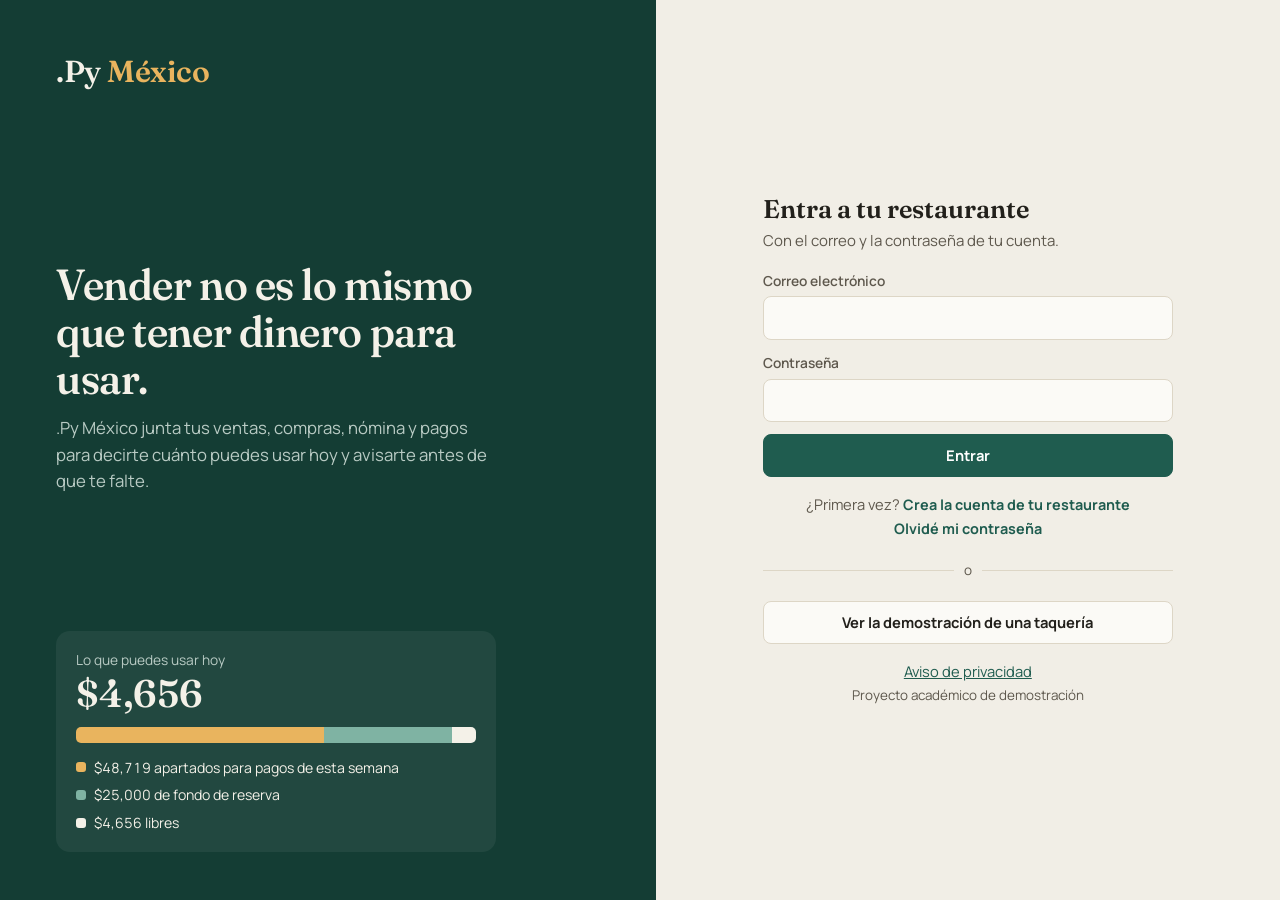
<file: index.html>
<!doctype html>
<html lang="es">
<head>
<meta charset="utf-8">
<meta name="viewport" content="width=device-width, initial-scale=1, viewport-fit=cover">
<title>.Py México</title>
<meta name="description" content="Administración y claridad financiera para restaurantes pequeños: cuánto puedes usar hoy, qué pagos vienen y cuándo podría faltarte efectivo.">
<meta name="theme-color" content="#143D34">
<link rel="manifest" href="manifest.webmanifest">
<link rel="icon" href="icons/favicon.svg" type="image/svg+xml">
<link rel="icon" href="icons/icon-192.png" type="image/png" sizes="192x192">
<link rel="apple-touch-icon" href="icons/apple-touch-icon.png">
<meta name="apple-mobile-web-app-capable" content="yes">
<meta name="mobile-web-app-capable" content="yes">
<meta name="apple-mobile-web-app-status-bar-style" content="black-translucent">
<meta name="apple-mobile-web-app-title" content=".Py México">
<link rel="preload" href="fonts/manrope.woff2" as="font" type="font/woff2" crossorigin>
<link rel="preload" href="fonts/fraunces.woff2" as="font" type="font/woff2" crossorigin>
<link rel="stylesheet" href="styles.css?v=3">
</head>
<body>
<div id="app"><p style="padding:40px;font-family:system-ui">Cargando .Py México…</p></div>
<noscript><p style="padding:40px;font-family:system-ui">Para usar .Py México necesitas activar JavaScript en tu navegador.</p></noscript>
<script src="config.js?v=3"></script>
<script src="app.js?v=3"></script>
</body>
</html>
</file>
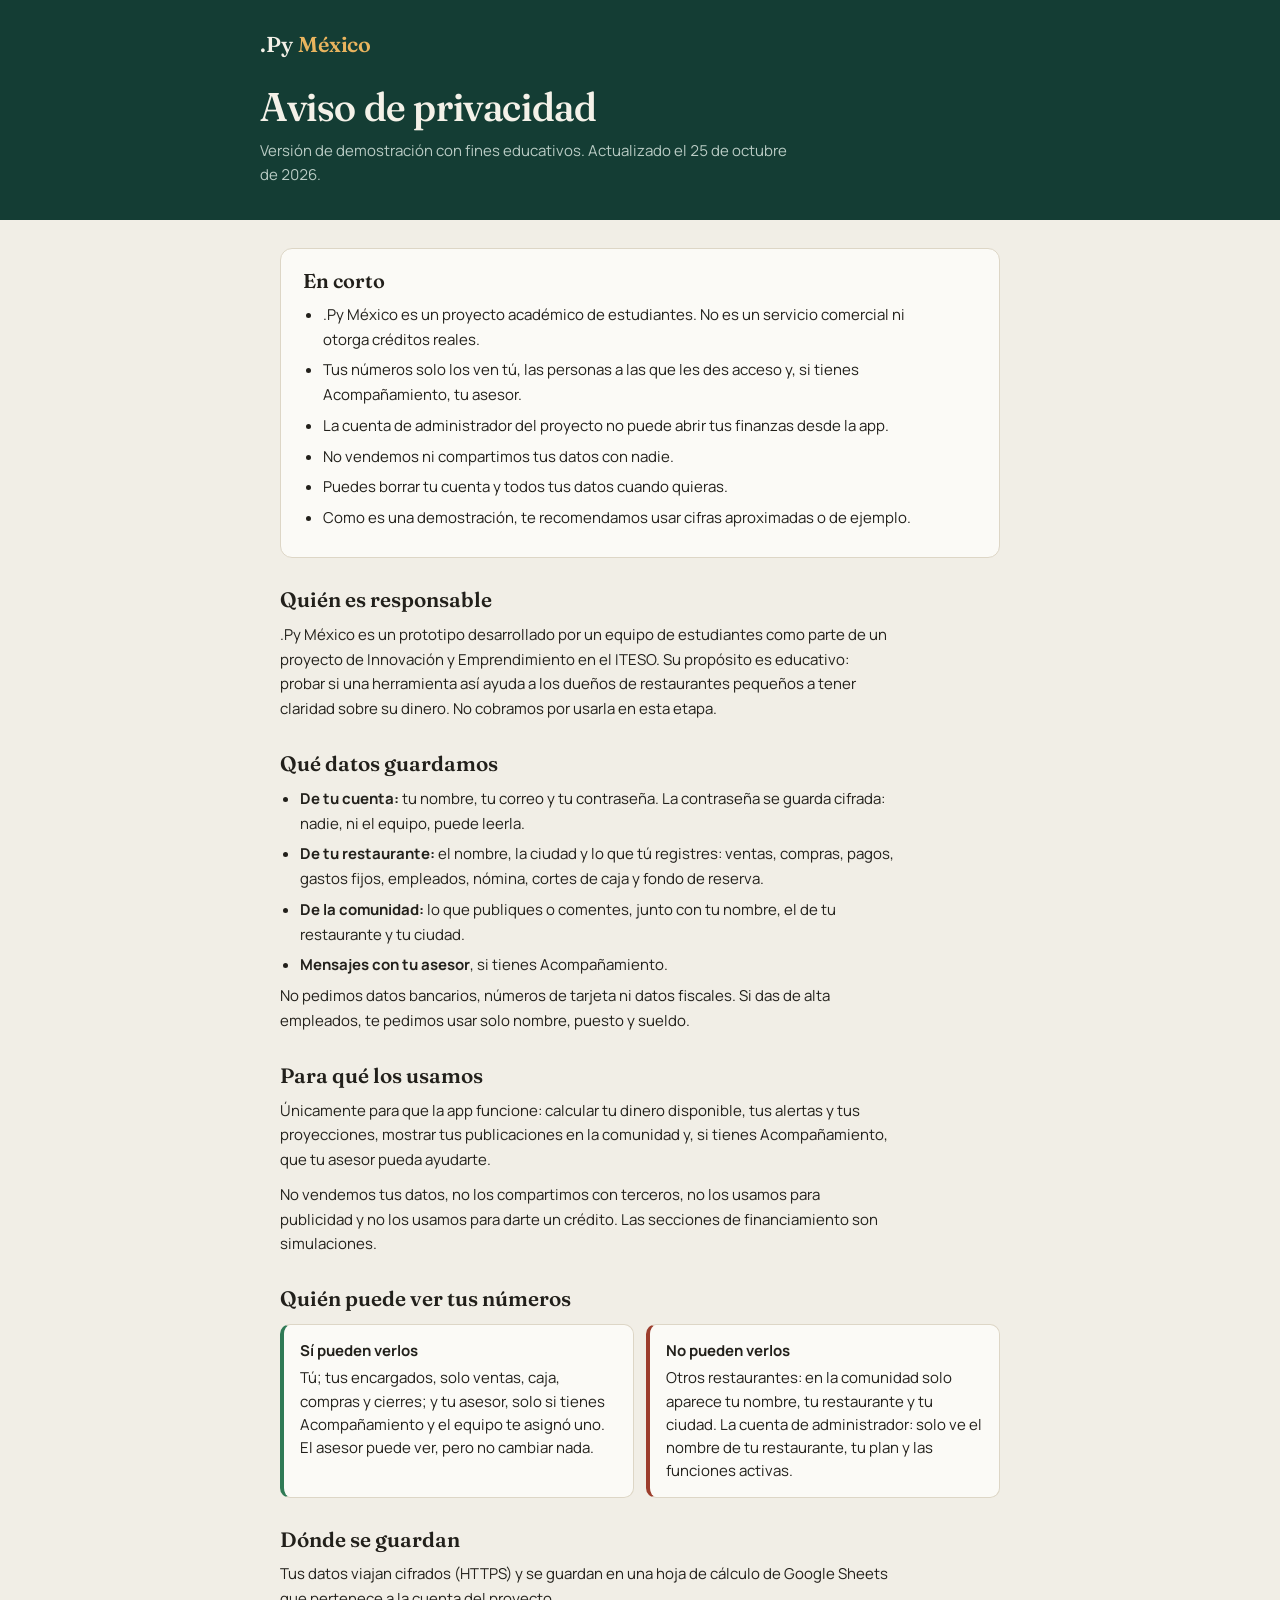
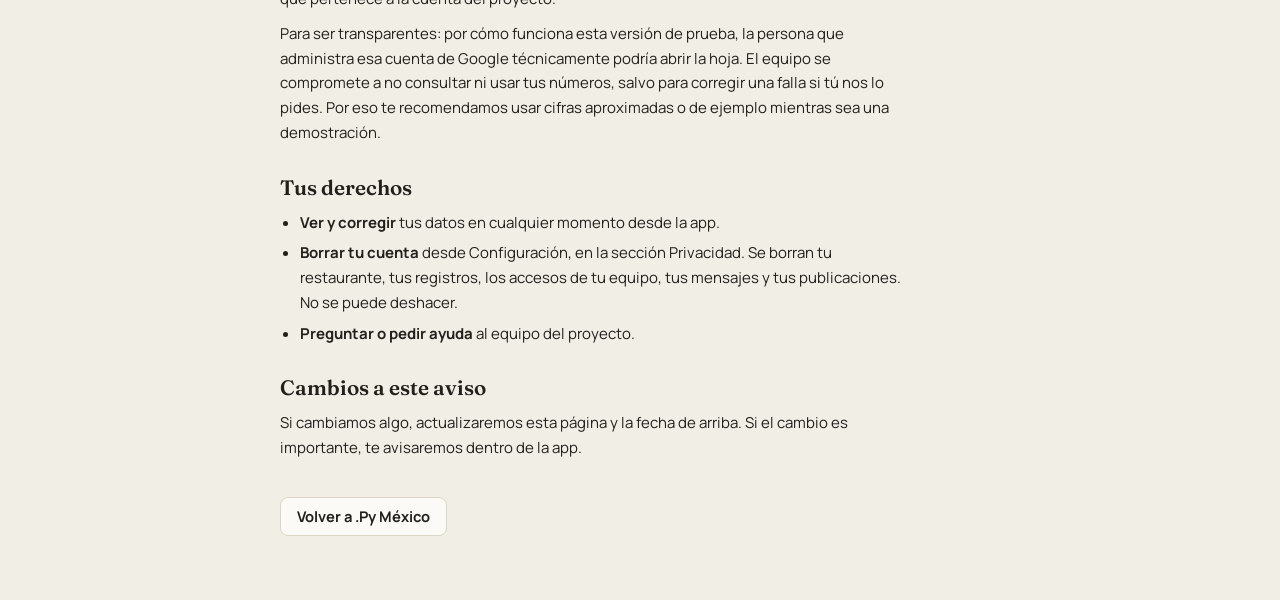
<file: privacidad.html>
<!doctype html>
<html lang="es">
<head>
<meta charset="utf-8">
<meta name="viewport" content="width=device-width, initial-scale=1, viewport-fit=cover">
<title>Aviso de privacidad · .Py México</title>
<meta name="theme-color" content="#143D34">
<link rel="icon" href="icons/favicon.svg" type="image/svg+xml">
<link rel="stylesheet" href="styles.css?v=3">
<style>
  .doc-top{background:var(--noche);color:var(--on-dark);padding:28px 20px 34px}
  .doc-top .in{max-width:760px;margin:0 auto}
  .doc-top .brand{padding:0;font-size:1.35rem}
  .doc-top h1{color:var(--on-dark);font-size:clamp(1.8rem,4vw,2.5rem);margin-top:22px}
  .doc-top p{color:var(--on-dark-soft);margin-top:8px;max-width:60ch}
  .doc{max-width:760px;margin:0 auto;padding:28px 20px 64px}
  .doc .resumen{background:var(--paper);border:1px solid var(--line);border-radius:12px;padding:20px 22px;margin-bottom:30px}
  .doc .resumen h2{font-family:var(--serif);font-size:1.25rem;font-weight:600;margin-bottom:10px}
  .doc .resumen ul{margin:0;padding-left:20px}
  .doc .resumen li{margin:6px 0}
  .doc section{margin-top:30px}
  .doc h2{font-family:var(--serif);font-size:1.3rem;font-weight:600;margin-bottom:10px}
  .doc p,.doc li{max-width:68ch;line-height:1.65}
  .doc p+p{margin-top:10px}
  .doc ul{padding-left:20px;margin:8px 0 0}
  .doc li{margin:6px 0}
  .quien{display:grid;grid-template-columns:1fr 1fr;gap:12px;margin-top:12px}
  .quien div{background:var(--paper);border:1px solid var(--line);border-radius:10px;padding:14px 16px}
  .quien b{display:block;margin-bottom:4px}
  .quien .no{border-left:4px solid var(--arcilla)}
  .quien .si{border-left:4px solid var(--ok)}
  .doc .volver{display:inline-flex;margin-top:36px}
  @media (max-width:640px){.quien{grid-template-columns:1fr}}
</style>
</head>
<body>
<header class="doc-top"><div class="in">
  <div class="brand">.Py <b>México</b></div>
  <h1>Aviso de privacidad</h1>
  <p>Versión de demostración con fines educativos. Actualizado el 25 de octubre de 2026.</p>
</div></header>

<main class="doc">
  <div class="resumen">
    <h2>En corto</h2>
    <ul>
      <li>.Py México es un proyecto académico de estudiantes. No es un servicio comercial ni otorga créditos reales.</li>
      <li>Tus números solo los ven tú, las personas a las que les des acceso y, si tienes Acompañamiento, tu asesor.</li>
      <li>La cuenta de administrador del proyecto no puede abrir tus finanzas desde la app.</li>
      <li>No vendemos ni compartimos tus datos con nadie.</li>
      <li>Puedes borrar tu cuenta y todos tus datos cuando quieras.</li>
      <li>Como es una demostración, te recomendamos usar cifras aproximadas o de ejemplo.</li>
    </ul>
  </div>

  <section>
    <h2>Quién es responsable</h2>
    <p>.Py México es un prototipo desarrollado por un equipo de estudiantes como parte de un proyecto de Innovación y Emprendimiento en el ITESO. Su propósito es educativo: probar si una herramienta así ayuda a los dueños de restaurantes pequeños a tener claridad sobre su dinero. No cobramos por usarla en esta etapa.</p>
  </section>

  <section>
    <h2>Qué datos guardamos</h2>
    <ul>
      <li><b>De tu cuenta:</b> tu nombre, tu correo y tu contraseña. La contraseña se guarda cifrada: nadie, ni el equipo, puede leerla.</li>
      <li><b>De tu restaurante:</b> el nombre, la ciudad y lo que tú registres: ventas, compras, pagos, gastos fijos, empleados, nómina, cortes de caja y fondo de reserva.</li>
      <li><b>De la comunidad:</b> lo que publiques o comentes, junto con tu nombre, el de tu restaurante y tu ciudad.</li>
      <li><b>Mensajes con tu asesor</b>, si tienes Acompañamiento.</li>
    </ul>
    <p>No pedimos datos bancarios, números de tarjeta ni datos fiscales. Si das de alta empleados, te pedimos usar solo nombre, puesto y sueldo.</p>
  </section>

  <section>
    <h2>Para qué los usamos</h2>
    <p>Únicamente para que la app funcione: calcular tu dinero disponible, tus alertas y tus proyecciones, mostrar tus publicaciones en la comunidad y, si tienes Acompañamiento, que tu asesor pueda ayudarte.</p>
    <p>No vendemos tus datos, no los compartimos con terceros, no los usamos para publicidad y no los usamos para darte un crédito. Las secciones de financiamiento son simulaciones.</p>
  </section>

  <section>
    <h2>Quién puede ver tus números</h2>
    <div class="quien">
      <div class="si"><b>Sí pueden verlos</b>Tú; tus encargados, solo ventas, caja, compras y cierres; y tu asesor, solo si tienes Acompañamiento y el equipo te asignó uno. El asesor puede ver, pero no cambiar nada.</div>
      <div class="no"><b>No pueden verlos</b>Otros restaurantes: en la comunidad solo aparece tu nombre, tu restaurante y tu ciudad. La cuenta de administrador: solo ve el nombre de tu restaurante, tu plan y las funciones activas.</div>
    </div>
  </section>

  <section>
    <h2>Dónde se guardan</h2>
    <p>Tus datos viajan cifrados (HTTPS) y se guardan en una hoja de cálculo de Google Sheets que pertenece a la cuenta del proyecto.</p>
    <p>Para ser transparentes: por cómo funciona esta versión de prueba, la persona que administra esa cuenta de Google técnicamente podría abrir la hoja. El equipo se compromete a no consultar ni usar tus números, salvo para corregir una falla si tú nos lo pides. Por eso te recomendamos usar cifras aproximadas o de ejemplo mientras sea una demostración.</p>
  </section>

  <section>
    <h2>Tus derechos</h2>
    <ul>
      <li><b>Ver y corregir</b> tus datos en cualquier momento desde la app.</li>
      <li><b>Borrar tu cuenta</b> desde Configuración, en la sección Privacidad. Se borran tu restaurante, tus registros, los accesos de tu equipo, tus mensajes y tus publicaciones. No se puede deshacer.</li>
      <li><b>Preguntar o pedir ayuda</b> <span id="contacto">al equipo del proyecto</span>.</li>
    </ul>
  </section>

  <section>
    <h2>Cambios a este aviso</h2>
    <p>Si cambiamos algo, actualizaremos esta página y la fecha de arriba. Si el cambio es importante, te avisaremos dentro de la app.</p>
  </section>

  <a class="btn sec volver" href="./">Volver a .Py México</a>
</main>
<script src="config.js?v=3"></script>
<script>
  (function () {
    var c = window.PY_CONFIG && String(window.PY_CONFIG.contacto || '').trim();
    if (c) { var el = document.getElementById('contacto'); el.innerHTML = 'escribiendo a <a href="mailto:' + c.replace(/"/g, '') + '">' + c.replace(/</g, '&lt;') + '</a>'; }
    try { var t = JSON.parse(localStorage.getItem('pymx_ui_v3') || '{}').tema; if (t === 'claro') document.documentElement.dataset.theme = 'light'; if (t === 'oscuro') document.documentElement.dataset.theme = 'dark'; } catch (e) { }
  })();
</script>
</body>
</html>
</file>
<file: styles.css>
/* .Py México · estilos de la app */
@font-face{font-family:"Fraunces";src:url("fonts/fraunces.woff2") format("woff2");font-weight:100 900;font-display:swap}
@font-face{font-family:"Manrope";src:url("fonts/manrope.woff2") format("woff2");font-weight:200 800;font-display:swap}

:root{
  --bg:#F1EEE6; --paper:#FBFAF6; --paper-2:#F5F2EA; --ink:#22201B; --soft:#5E584D; --line:#DDD6C6; --line-2:#E9E3D6;
  --bosque:#1F5C4F; --bosque-2:#174A3F; --noche:#143D34; --menta:#D9E7E1; --menta-2:#EAF2EE;
  --ocre:#C98A2B; --ocre-soft:#F4E6CC; --ocre-ink:#8A5B12;
  --arcilla:#9C3D2C; --arcilla-soft:#F3DCD5;
  --ok:#2F7A55; --ok-soft:#DDEDE3;
  --on-dark:#F4F1E8; --on-dark-soft:#B9CBC4;
  --off:#D3CCBB;
  --radius:10px;
  --serif:"Fraunces",Georgia,"Times New Roman",serif;
  --sans:"Manrope",system-ui,-apple-system,"Segoe UI",Roboto,Arial,sans-serif;
  color-scheme:light;
}
@media (prefers-color-scheme:dark){
  :root:not([data-theme="light"]){
    --bg:#16140F; --paper:#1F1C16; --paper-2:#26221B; --ink:#EFEADF; --soft:#B3AA98; --line:#3A3428; --line-2:#2E291F;
    --bosque:#5BA18F; --bosque-2:#4C9284; --noche:#0F2B25; --menta:#1E3A33; --menta-2:#1A2F2A;
    --ocre:#E2A94C; --ocre-soft:#3A2F1C; --ocre-ink:#F0C47A;
    --arcilla:#E07B66; --arcilla-soft:#3E2620; --ok:#6CC08F; --ok-soft:#1E3427; --off:#4A4337; color-scheme:dark;
  }
}
:root[data-theme="dark"]{
  --bg:#16140F; --paper:#1F1C16; --paper-2:#26221B; --ink:#EFEADF; --soft:#B3AA98; --line:#3A3428; --line-2:#2E291F;
  --bosque:#5BA18F; --bosque-2:#4C9284; --noche:#0F2B25; --menta:#1E3A33; --menta-2:#1A2F2A;
  --ocre:#E2A94C; --ocre-soft:#3A2F1C; --ocre-ink:#F0C47A;
  --arcilla:#E07B66; --arcilla-soft:#3E2620; --ok:#6CC08F; --ok-soft:#1E3427; --off:#4A4337; color-scheme:dark;
}

*,*::before,*::after{box-sizing:border-box}
html{-webkit-text-size-adjust:100%;height:100%}
body{margin:0;min-height:100%;background:var(--bg);color:var(--ink);font-family:var(--sans);font-size:15px;line-height:1.55;font-variant-numeric:tabular-nums;-webkit-font-smoothing:antialiased}
h1,h2,h3,h4{margin:0;font-weight:650;line-height:1.2}
h1{font-family:var(--serif);font-weight:560;font-size:1.85rem;letter-spacing:-.01em;font-variation-settings:"opsz" 72,"SOFT" 30}
h2{font-size:1.06rem}
h3{font-size:.98rem}
p{margin:0}
a{color:var(--bosque)}
button,input,select,textarea{font:inherit;color:inherit}
:focus-visible{outline:2px solid var(--ocre);outline-offset:2px}
.serif{font-family:var(--serif);font-variation-settings:"opsz" 96,"SOFT" 40}
.muted{color:var(--soft)}
.small{font-size:.875rem}
.hint{font-size:.84rem;color:var(--soft)}
.right{text-align:right}
.mt{margin-top:12px}
.mt2{margin-top:20px}
.stack{display:flex;flex-direction:column;gap:12px}
.row{display:flex;gap:10px;align-items:center;flex-wrap:wrap}
.spacer{flex:1}
.up{color:var(--ok)} .down{color:var(--arcilla)}
.sr{position:absolute;width:1px;height:1px;overflow:hidden;clip:rect(0 0 0 0)}

/* ---------- Estructura ---------- */
.app{display:grid;grid-template-columns:250px minmax(0,1fr);min-height:100vh}
.side{background:var(--noche);color:var(--on-dark);padding:20px 12px 16px;display:flex;flex-direction:column;gap:14px;position:sticky;top:0;height:100vh;overflow-y:auto}
.brand{font-family:var(--serif);font-weight:600;font-size:1.45rem;letter-spacing:-.01em;padding:2px 10px 6px;display:flex;align-items:baseline;gap:6px;color:var(--on-dark)}
.brand b{font-weight:600;color:#E9B45E}
.rest-card{margin:0 4px;padding:10px 12px;border-radius:10px;background:rgba(255,255,255,.06);display:flex;gap:10px;align-items:center}
.rest-card .mono{width:34px;height:34px;border-radius:8px;background:#E9B45E;color:#143D34;font-weight:800;display:flex;align-items:center;justify-content:center;font-size:.9rem;flex:none}
.rest-card b{display:block;font-size:.92rem;line-height:1.25}
.rest-card span{font-size:.78rem;color:var(--on-dark-soft)}
.nav{display:flex;flex-direction:column;gap:12px}
.navgroup{display:flex;flex-direction:column;gap:1px}
.navgroup>span{font-size:.76rem;color:var(--on-dark-soft);padding:0 12px 4px;font-weight:600}
.navbtn{all:unset;box-sizing:border-box;cursor:pointer;display:flex;align-items:center;gap:11px;padding:8px 12px;border-radius:8px;color:var(--on-dark);font-size:.94rem}
.navbtn svg{width:19px;height:19px;flex:none;opacity:.85}
.navbtn:hover{background:rgba(255,255,255,.07)}
.navbtn:focus-visible{outline:2px solid #E9B45E;outline-offset:-2px}
.navbtn[aria-current="page"]{background:#F4F1E8;color:#143D34;font-weight:700}
.navbtn[aria-current="page"] svg{opacity:1}
.navbtn .count{margin-left:auto;font-size:.72rem;background:#E07B66;color:#fff;border-radius:10px;padding:0 7px;font-weight:700;line-height:18px}
.side-foot{margin-top:auto;padding:10px 12px 0;border-top:1px solid rgba(255,255,255,.1);font-size:.82rem;color:var(--on-dark-soft);display:flex;align-items:center;gap:8px}
.sync{display:inline-flex;align-items:center;gap:6px}
.sync i{width:8px;height:8px;border-radius:50%;background:#7FC4A0;display:inline-block}
.sync.saving i{background:#E9B45E}
.sync.off i{background:#E07B66}

main{padding:28px 36px 64px;min-width:0;max-width:1240px;width:100%}
.top{display:flex;justify-content:space-between;align-items:flex-end;gap:16px;flex-wrap:wrap;margin-bottom:22px}
.top .sub{color:var(--soft);margin-top:4px;font-size:.94rem}
.top .actions{display:flex;gap:8px;flex-wrap:wrap}
.content{display:flex;flex-direction:column;gap:22px}
.banner{display:flex;gap:12px;align-items:center;flex-wrap:wrap;padding:10px 14px;border-radius:10px;background:var(--menta-2);border:1px solid var(--menta);font-size:.9rem;margin-bottom:18px}
.banner.warn{background:var(--ocre-soft);border-color:transparent}
.banner .spacer{flex:1}
.banner>svg{width:22px;height:22px;flex:none;color:var(--bosque)}
.banner.warn>svg{color:var(--ocre-ink)}

/* ---------- Bloques ---------- */
.panel{background:var(--paper);border:1px solid var(--line);border-radius:var(--radius);padding:20px 22px}
.panel.flat{background:transparent;border:none;padding:0}
.ph{display:flex;justify-content:space-between;align-items:flex-start;gap:12px;flex-wrap:wrap;margin-bottom:14px}
.ph p{color:var(--soft);font-size:.9rem;margin-top:3px;max-width:62ch}
.grid2{display:grid;grid-template-columns:repeat(2,minmax(0,1fr));gap:22px}
.grid3{display:grid;grid-template-columns:repeat(3,minmax(0,1fr));gap:22px}
.g57{display:grid;grid-template-columns:minmax(0,5fr) minmax(0,7fr);gap:22px}
.g75{display:grid;grid-template-columns:minmax(0,7fr) minmax(0,5fr);gap:22px}
.g48{display:grid;grid-template-columns:minmax(0,4fr) minmax(0,8fr);gap:22px;align-items:start}

/* ---------- Botones ---------- */
.btn{appearance:none;display:inline-flex;align-items:center;justify-content:center;gap:8px;border:1px solid var(--bosque);background:var(--bosque);color:#fff;padding:9px 16px;border-radius:8px;font-weight:700;cursor:pointer;font-size:.92rem;white-space:nowrap;text-decoration:none;line-height:1.3}
.btn svg{width:17px;height:17px}
.btn:hover{background:var(--bosque-2);border-color:var(--bosque-2)}
:root[data-theme="dark"] .btn:not(.sec):not(.danger):not(.ghost){color:#0F1D19}
@media (prefers-color-scheme:dark){:root:not([data-theme="light"]) .btn:not(.sec):not(.danger):not(.ghost){color:#0F1D19}}
.btn.sec{background:var(--paper);color:var(--ink);border-color:var(--line)}
.btn.sec:hover{background:var(--paper-2)}
.btn.sm{padding:5px 11px;font-size:.84rem;font-weight:600}
.btn.danger{background:transparent;color:var(--arcilla);border-color:var(--line)}
.btn.danger:hover{background:var(--arcilla-soft)}
.btn.ghost{background:transparent;border-color:transparent;color:var(--bosque)}
.btn[disabled]{opacity:.55;cursor:default}
.linkbtn{all:unset;cursor:pointer;color:var(--bosque);font-weight:700;font-size:.9rem}
.linkbtn:hover{text-decoration:underline}
.linkbtn:focus-visible{outline:2px solid var(--ocre);outline-offset:2px}
.badge{display:inline-block;min-width:20px;padding:0 6px;border-radius:10px;background:var(--ocre);color:#fff;font-size:.74rem;line-height:19px;text-align:center;font-weight:700}
.badge.bad{background:var(--arcilla)}

/* ---------- Pestañas ---------- */
.tabs{display:flex;gap:6px;margin-bottom:4px;overflow-x:auto;scrollbar-width:none;padding-bottom:2px}
.tab{all:unset;cursor:pointer;padding:7px 14px;color:var(--soft);font-weight:600;border-radius:999px;white-space:nowrap;font-size:.92rem;border:1px solid transparent}
.tab:hover{background:var(--paper-2)}
.tab[aria-selected="true"]{color:var(--ink);background:var(--paper);border-color:var(--line)}
.tab:focus-visible{outline:2px solid var(--ocre)}
.seg{display:inline-flex;border:1px solid var(--line);border-radius:8px;overflow:hidden;background:var(--paper)}
.seg button{all:unset;cursor:pointer;padding:5px 12px;font-size:.84rem;color:var(--soft);font-weight:600}
.seg button+button{border-left:1px solid var(--line)}
.seg button[aria-pressed="true"]{background:var(--menta);color:var(--ink)}

/* ---------- Formularios ---------- */
form.fields{display:grid;grid-template-columns:repeat(auto-fill,minmax(180px,1fr));gap:12px 14px;align-items:end}
form.fields .wide{grid-column:1/-1}
label{display:flex;flex-direction:column;gap:5px;font-size:.86rem;color:var(--soft);font-weight:600}
input,select,textarea{border:1px solid var(--line);background:var(--paper);border-radius:8px;padding:9px 11px;font-size:.96rem;color:var(--ink);width:100%;min-height:40px;font-weight:500}
textarea{min-height:96px;resize:vertical}
input:focus,select:focus,textarea:focus{border-color:var(--bosque);outline:none;box-shadow:0 0 0 3px var(--menta)}
input[type=radio],input[type=checkbox]{width:auto;min-height:0;accent-color:var(--bosque)}
.form-actions{display:flex;gap:8px;align-items:end;flex-wrap:wrap}
.money-in{font-family:var(--serif);font-size:1.5rem;font-weight:600;padding:8px 12px}
.error{color:var(--arcilla);font-size:.88rem;font-weight:600}

/* ---------- Tablas ---------- */
.tablewrap{overflow-x:auto}
table.t{width:100%;border-collapse:collapse;font-size:.92rem}
.t th{text-align:left;font-weight:700;color:var(--soft);font-size:.8rem;padding:8px 10px;border-bottom:1px solid var(--line);white-space:nowrap}
.t td{padding:10px;border-bottom:1px solid var(--line-2);vertical-align:middle}
.t tbody tr:last-child td{border-bottom:none}
.t .num{text-align:right;white-space:nowrap}
.t tfoot td{font-weight:700;border-top:2px solid var(--line);border-bottom:none}
.t input{padding:6px 8px;max-width:120px;min-height:34px}
.acts{display:flex;gap:6px;justify-content:flex-end;flex-wrap:wrap}

/* ---------- Etiquetas ---------- */
.tag{display:inline-block;font-size:.77rem;padding:1px 9px;border-radius:999px;background:var(--paper-2);border:1px solid var(--line);color:var(--soft);white-space:nowrap;font-weight:600}
.tag.ok{background:var(--ok-soft);border-color:transparent;color:var(--ok)}
.tag.warn{background:var(--ocre-soft);border-color:transparent;color:var(--ocre-ink)}
.tag.bad{background:var(--arcilla-soft);border-color:transparent;color:var(--arcilla)}
.tag.acc{background:var(--menta);border-color:transparent;color:var(--bosque)}

/* ---------- Vacíos ---------- */
.empty{padding:28px 12px;text-align:center;color:var(--soft);display:flex;flex-direction:column;align-items:center;gap:6px}
.empty svg{width:76px;height:76px;color:var(--bosque);opacity:.85;margin-bottom:4px}
.empty b{color:var(--ink);font-size:1rem}
.empty p{max-width:44ch}

/* ---------- Inicio: la caja ---------- */
.hello{display:flex;align-items:flex-end;justify-content:space-between;gap:12px;flex-wrap:wrap}
.caja{background:var(--noche);color:var(--on-dark);border-radius:16px;padding:26px 30px 24px;display:grid;grid-template-columns:minmax(0,1fr) 230px;gap:28px}
.caja .k{color:var(--on-dark-soft);font-size:.95rem;font-weight:600}
.caja .big{font-family:var(--serif);font-weight:600;font-size:clamp(2.6rem,5.5vw,4.2rem);line-height:1;letter-spacing:-.02em;margin:6px 0 10px;font-variation-settings:"opsz" 144,"SOFT" 50}
.caja .big.neg{color:#F0A08F}
.caja .why{font-size:.98rem;color:var(--on-dark);max-width:52ch;line-height:1.5}
.caja .why b{color:#fff}
.sobres{margin-top:22px}
.sobres .bar{display:flex;height:44px;border-radius:8px;overflow:hidden;background:rgba(255,255,255,.08)}
.sobres .bar span{display:block;height:100%;min-width:3px}
.sobres .s-pagos{background:#E9B45E}
.sobres .s-fondo{background:#7FB3A3}
.sobres .s-libre{background:#F4F1E8}
.sobres .s-falta{background:repeating-linear-gradient(135deg,#E07B66 0 6px,#C9604C 6px 12px)}
.sobres .legend{display:grid;grid-template-columns:repeat(3,minmax(0,1fr));gap:10px;margin-top:12px}
.sobres .legend div{font-size:.84rem;color:var(--on-dark-soft);line-height:1.35;padding-left:12px;border-left:3px solid}
.sobres .legend b{display:block;color:var(--on-dark);font-size:1.02rem;font-weight:700}
.sobres .total{font-size:.86rem;color:var(--on-dark-soft);margin-bottom:8px}
.semaforo{display:flex;flex-direction:column;gap:14px;border-left:1px solid rgba(255,255,255,.12);padding-left:26px}
.luz{display:flex;gap:14px;align-items:center}
.poste{background:#0B231E;border-radius:22px;padding:8px 7px;display:flex;flex-direction:column;gap:6px;flex:none}
.poste i{width:20px;height:20px;border-radius:50%;background:#28403A;display:block}
.s-verde .poste i.v{background:#7FD3A0;box-shadow:0 0 12px rgba(127,211,160,.55)}
.s-amarillo .poste i.a{background:#F2C066;box-shadow:0 0 12px rgba(242,192,102,.55)}
.s-rojo .poste i.r{background:#F08A74;box-shadow:0 0 12px rgba(240,138,116,.55)}
.luz strong{font-family:var(--serif);font-size:1.45rem;font-weight:600;display:block;line-height:1.1}
.luz span{font-size:.86rem;color:var(--on-dark-soft)}
.semaforo p{font-size:.88rem;color:var(--on-dark);line-height:1.45}
.retiro{background:rgba(255,255,255,.07);border-radius:10px;padding:12px 14px}
.retiro span{font-size:.82rem;color:var(--on-dark-soft);display:block}
.retiro b{font-family:var(--serif);font-size:1.5rem;font-weight:600;display:block;margin:2px 0}
.retiro button{all:unset;cursor:pointer;color:#E9B45E;font-weight:700;font-size:.86rem}
.retiro p{font-size:.8rem;color:var(--on-dark-soft)}
.explica{margin-top:16px;font-size:.88rem}
.explica summary{cursor:pointer;color:#E9B45E;font-weight:700;list-style:none;display:inline-flex;gap:6px;align-items:center}
.explica summary::-webkit-details-marker{display:none}
.explica summary::before{content:"?";width:18px;height:18px;border-radius:50%;border:1.5px solid currentColor;display:inline-flex;align-items:center;justify-content:center;font-size:.72rem}
.explica[open] summary{margin-bottom:8px}
.explica ul{margin:0;padding-left:18px;color:var(--on-dark);max-width:80ch}
.explica li{margin:3px 0}

/* que significa (paneles claros) */
.qs{font-size:.88rem;margin-top:12px}
.qs summary{cursor:pointer;color:var(--bosque);font-weight:700;list-style:none;display:inline-flex;gap:6px;align-items:center}
.qs summary::-webkit-details-marker{display:none}
.qs summary::before{content:"?";width:18px;height:18px;border-radius:50%;border:1.5px solid currentColor;display:inline-flex;align-items:center;justify-content:center;font-size:.72rem}
.qs[open] summary{margin-bottom:6px}
.qs p,.qs li{color:var(--soft)}
.qs ul{margin:0;padding-left:18px}

/* ---------- Alerta ---------- */
.alerta{background:var(--paper);border:1px solid var(--line);border-radius:var(--radius);overflow:hidden}
.alerta .ah{display:flex;gap:16px;padding:18px 22px;align-items:flex-start;border-left:5px solid var(--ocre)}
.alerta.bad .ah{border-left-color:var(--arcilla)}
.alerta .ico{width:40px;height:40px;border-radius:50%;background:var(--ocre-soft);color:var(--ocre-ink);display:flex;align-items:center;justify-content:center;flex:none}
.alerta.bad .ico{background:var(--arcilla-soft);color:var(--arcilla)}
.alerta .ico svg{width:22px;height:22px}
.alerta h3{font-family:var(--serif);font-size:1.25rem;font-weight:600}
.alerta .causas{display:flex;gap:8px;flex-wrap:wrap;margin-top:10px}
.alerta .causas span{font-size:.84rem;background:var(--paper-2);border:1px solid var(--line);border-radius:8px;padding:4px 10px}
.opciones{border-top:1px solid var(--line);background:var(--paper-2);padding:14px 22px 16px}
.opciones h4{font-size:.9rem;margin-bottom:8px}
.opcion{display:grid;grid-template-columns:minmax(0,1fr) auto auto;gap:12px;align-items:center;padding:9px 0;border-top:1px solid var(--line-2);font-size:.93rem}
.opcion:first-of-type{border-top:none}

/* ---------- Lo que viene ---------- */
.viene{list-style:none;margin:0;padding:0;position:relative}
.viene>li{display:grid;grid-template-columns:62px minmax(0,1fr);gap:14px;padding:0 0 14px;position:relative}
.viene>li::before{content:"";position:absolute;left:30px;top:44px;bottom:0;border-left:2px dotted var(--line)}
.viene>li:last-child::before{display:none}
.dia{width:62px;text-align:center;border-radius:10px;border:1px solid var(--line);background:var(--paper-2);padding:5px 0 6px;line-height:1.1;align-self:start}
.dia b{display:block;font-family:var(--serif);font-size:1.35rem;font-weight:600}
.dia span{font-size:.72rem;color:var(--soft);font-weight:700}
.dia.hoy{background:var(--bosque);border-color:var(--bosque);color:#fff}
.dia.hoy span{color:#D9E7E1}
.dia.venc{background:var(--arcilla-soft);border-color:transparent;color:var(--arcilla)}
.dia.venc span{color:var(--arcilla)}
.dia-items{display:flex;flex-direction:column;gap:6px;padding-top:2px}
.pitem{display:grid;grid-template-columns:minmax(0,1fr) auto auto;gap:10px;align-items:center}
.pitem .what{min-width:0}
.pitem .what div{white-space:nowrap;overflow:hidden;text-overflow:ellipsis;font-weight:600;font-size:.93rem}
.pitem .what span{font-size:.79rem;color:var(--soft)}
.pitem .amt{font-weight:700;white-space:nowrap}
.dia-tot{font-size:.8rem;color:var(--soft)}

/* ---------- Gráficas ---------- */
.chart{width:100%;height:auto;display:block;overflow:visible}
.chart text{font-family:var(--sans);font-size:11px;fill:var(--soft)}
.chart .lbl{font-size:12px;fill:var(--ink);font-weight:700}
.chart .lbl-soft{font-size:11px;fill:var(--soft)}
.legend{display:flex;gap:16px;font-size:.82rem;color:var(--soft);margin-top:6px;flex-wrap:wrap}
.legend i{display:inline-block;width:16px;height:0;border-top:2.5px solid;vertical-align:middle;margin-right:6px}
.legend i.sq{width:12px;height:12px;border:none;border-radius:3px}
.lectura{font-size:.95rem;margin-top:10px;padding:10px 14px;background:var(--paper-2);border-radius:8px;border-left:3px solid var(--bosque)}
.lectura.warn{border-left-color:var(--ocre)}
.lectura.bad{border-left-color:var(--arcilla)}

/* ---------- Tarjetas de dato ---------- */
.dato{display:flex;flex-direction:column;gap:2px}
.dato .label{color:var(--soft);font-size:.88rem;font-weight:600;display:flex;gap:8px;align-items:center}
.dato .label svg{width:18px;height:18px;color:var(--bosque)}
.dato .value{font-family:var(--serif);font-size:1.8rem;font-weight:600;line-height:1.15;margin-top:4px}
.dato .note{font-size:.86rem;color:var(--soft)}
.spark{display:flex;align-items:flex-end;gap:3px;height:34px;margin-top:10px}
.spark i{flex:1;background:var(--off);border-radius:2px 2px 0 0;display:block}
.spark i.on{background:var(--bosque)}

.progress{height:12px;background:var(--paper-2);border:1px solid var(--line);border-radius:999px;overflow:hidden}
.progress span{display:block;height:100%;background:var(--bosque);border-radius:999px}

.aviso{border:1px solid var(--line);border-left:4px solid var(--ocre);border-radius:8px;padding:11px 15px;font-size:.9rem;background:var(--paper)}
.aviso.info{border-left-color:var(--bosque)}

/* ---------- Primeros pasos / recorrido ---------- */
.pasos{list-style:none;margin:14px 0 0;padding:0;counter-reset:p}
.pasos li{display:grid;grid-template-columns:30px minmax(0,1fr) auto;gap:12px;align-items:center;padding:9px 0;border-top:1px solid var(--line-2)}
.pasos li:first-child{border-top:none}
.pasos .n{width:28px;height:28px;border-radius:50%;border:1.5px solid var(--line);display:flex;align-items:center;justify-content:center;font-weight:800;font-size:.85rem;color:var(--soft)}
.pasos li.done .n{background:var(--bosque);border-color:var(--bosque);color:#fff}
.pasos li.done .t{color:var(--soft);text-decoration:line-through}
.tour{position:fixed;z-index:70;right:24px;bottom:24px;width:min(380px,calc(100vw - 32px));background:var(--paper);border:1px solid var(--line);border-radius:12px;padding:18px 20px;box-shadow:0 12px 40px rgba(20,30,25,.22)}
.tour .step{font-size:.8rem;color:var(--soft);font-weight:700}
.tour h3{font-family:var(--serif);font-size:1.2rem;margin:4px 0 6px}
.tour p{font-size:.92rem;color:var(--ink)}
.tour .row{margin-top:14px}
.tour-on{outline:3px solid var(--ocre);outline-offset:4px;border-radius:14px}

/* ---------- Ticket (corte y pedidos) ---------- */
.ticket{background:#FFFEFA;color:#2A2620;border:1px solid #E4DCCB;border-bottom:none;padding:18px 18px 22px;font-family:ui-monospace,"SFMono-Regular",Menlo,Consolas,monospace;font-size:.88rem;position:relative;max-width:420px;margin-bottom:14px}
.ticket::after{content:"";position:absolute;left:-1px;right:-1px;bottom:-10px;height:10px;background:linear-gradient(-45deg,transparent 7px,#FFFEFA 0) 0 0/14px 10px repeat-x,linear-gradient(45deg,transparent 7px,#FFFEFA 0) 0 0/14px 10px repeat-x}
.ticket h4{font-family:inherit;font-size:.95rem;text-align:center;margin-bottom:2px}
.ticket .c{text-align:center;color:#6B6455;font-size:.8rem}
.ticket hr{border:none;border-top:1px dashed #BDB29C;margin:10px 0}
.ticket .l{display:flex;justify-content:space-between;gap:12px;padding:2px 0}
.ticket .l.tot{font-weight:800;font-size:1rem}
.ticket .res{margin-top:10px;text-align:center;font-weight:800;padding:6px;border:1.5px dashed currentColor}
.ticket .res.ok{color:#2F7A55}.ticket .res.bad{color:#9C3D2C}.ticket .res.warn{color:#8A5B12}
.comandas{display:grid;grid-template-columns:repeat(auto-fill,minmax(260px,1fr));gap:18px;align-items:start}
.comandas .ticket{max-width:none;margin-bottom:12px}
.comandas .acts{justify-content:flex-start;margin-top:12px;font-family:var(--sans)}

/* ---------- Calendario ---------- */
.calwrap{overflow-x:auto}
.cal{display:grid;grid-template-columns:repeat(7,minmax(92px,1fr));gap:4px;min-width:680px}
.ch{padding:4px 6px;font-size:.8rem;color:var(--soft);font-weight:700}
.cd{all:unset;box-sizing:border-box;min-height:96px;padding:7px 8px;border-radius:8px;background:var(--paper);border:1px solid var(--line-2);display:flex;flex-direction:column;gap:2px;cursor:pointer;font-size:.78rem;overflow:hidden;position:relative}
.cd:hover{border-color:var(--bosque)}
.cd:focus-visible{outline:2px solid var(--ocre)}
.cd.empty-cell{cursor:default;background:transparent;border-color:transparent}
.cd.past{opacity:.6}
.cd.today{border:2px solid var(--bosque)}
.cd .dn{font-weight:800;font-size:.85rem}
.cd .cam{font-weight:800;font-size:.86rem}
.cd .cc{color:var(--soft);white-space:nowrap;overflow:hidden;text-overflow:ellipsis}
.cd .flag{position:absolute;top:6px;right:6px}
.heat-legend{display:flex;gap:4px;align-items:center;font-size:.8rem;color:var(--soft)}
.heat-legend i{width:18px;height:12px;border-radius:3px;display:inline-block;border:1px solid var(--line-2)}

/* ---------- Comunidad ---------- */
.community{display:grid;grid-template-columns:200px minmax(0,1fr);gap:22px;align-items:start}
.cats{display:flex;flex-direction:column;gap:2px;position:sticky;top:16px}
.cats button{all:unset;cursor:pointer;padding:8px 12px;border-radius:8px;font-size:.92rem;display:flex;justify-content:space-between;font-weight:600;color:var(--soft)}
.cats button:hover{background:var(--paper-2)}
.cats button[aria-pressed="true"]{background:var(--paper);color:var(--ink);border:1px solid var(--line)}
.post{background:var(--paper);border:1px solid var(--line);border-radius:var(--radius);padding:18px 20px}
.post-meta{display:flex;gap:10px;align-items:center;font-size:.84rem;color:var(--soft);margin-bottom:8px}
.post-meta b{color:var(--ink)}
.avatar{width:36px;height:36px;border-radius:50%;background:var(--ocre-soft);color:var(--ocre-ink);display:inline-flex;align-items:center;justify-content:center;font-weight:800;font-size:.8rem;flex:none}
.post h3{font-family:var(--serif);font-size:1.18rem;font-weight:600;margin:2px 0 6px}
.post p.body{white-space:pre-line;max-width:72ch}
.post-actions{display:flex;gap:18px;margin-top:12px;font-size:.88rem;flex-wrap:wrap}
.post-actions button{all:unset;cursor:pointer;color:var(--soft);font-weight:600;display:inline-flex;gap:6px;align-items:center}
.post-actions button svg{width:17px;height:17px}
.post-actions button:hover{color:var(--ink)}
.post-actions button[aria-pressed="true"]{color:var(--bosque)}
.comments{margin-top:12px;border-top:1px solid var(--line-2);padding-top:12px;display:flex;flex-direction:column;gap:12px}
.comment{display:flex;gap:10px;font-size:.93rem}
.comment .who{font-size:.82rem;color:var(--soft)}
.comment .who b{color:var(--ink)}

/* ---------- Mensajes ---------- */
.thread{display:flex;flex-direction:column;gap:10px;max-height:460px;overflow-y:auto;padding:4px}
.msg{max-width:80%;padding:10px 14px;border-radius:12px 12px 12px 4px;font-size:.94rem;background:var(--paper-2);border:1px solid var(--line-2)}
.msg.me{align-self:flex-end;background:var(--menta);border-color:transparent;border-radius:12px 12px 4px 12px}
.msg .when{display:block;font-size:.76rem;color:var(--soft);margin-top:4px}

/* ---------- Simulador ---------- */
.sim{display:grid;grid-template-columns:370px minmax(0,1fr);gap:22px;align-items:start}
fieldset{border:none;border-top:1px solid var(--line-2);margin:0;padding:14px 0 0}
fieldset:first-child{border-top:none;padding-top:0}
legend{font-weight:700;font-size:.93rem;padding:0;margin-bottom:8px;display:flex;gap:8px;align-items:center}
legend svg{width:18px;height:18px;color:var(--bosque)}
.two{display:grid;grid-template-columns:1fr 1fr;gap:8px;align-items:end}
.rangebox{display:flex;gap:12px;align-items:center}
.rangebox input{padding:0;min-height:0;accent-color:var(--bosque);border:none}
.rangebox b{min-width:52px;text-align:right;font-family:var(--serif);font-size:1.1rem}
.veredicto{border-radius:10px;padding:14px 18px;font-family:var(--serif);font-size:1.15rem;font-weight:600;background:var(--paper);border:1px solid var(--line)}
.veredicto.ok{background:var(--ok-soft);border-color:transparent;color:var(--ok)}
.veredicto.bad{background:var(--arcilla-soft);border-color:transparent;color:var(--arcilla)}
.veredicto.warn{background:var(--ocre-soft);border-color:transparent;color:var(--ocre-ink)}
.preview{margin-top:4px;padding:12px 14px;border-radius:12px 12px 12px 4px;background:#DCF3D5;color:#1C2A1A;font-size:.95rem;max-width:52ch}

/* ---------- Login ---------- */
.login{min-height:100vh;display:grid;grid-template-columns:minmax(0,1.05fr) minmax(0,1fr)}
.login-side{background:var(--noche);color:var(--on-dark);padding:48px 56px;display:flex;flex-direction:column;gap:32px;justify-content:space-between}
.login-side .brand{font-size:1.9rem;padding:0}
.login-side h1{font-size:clamp(2rem,3.4vw,3rem);color:var(--on-dark);line-height:1.08;max-width:16ch;margin-top:28px;font-weight:550}
.login-side .lead{font-size:1.05rem;color:var(--on-dark-soft);max-width:44ch;margin-top:14px}
.preview-caja{background:rgba(255,255,255,.06);border-radius:14px;padding:18px 20px;max-width:440px}
.preview-caja .k{font-size:.86rem;color:var(--on-dark-soft)}
.preview-caja .n{font-family:var(--serif);font-size:2.4rem;font-weight:600;line-height:1.1;margin:2px 0 12px}
.preview-caja .bar{display:flex;height:16px;border-radius:5px;overflow:hidden}
.preview-caja .bar span{display:block}
.preview-caja ul{list-style:none;padding:0;margin:14px 0 0;display:flex;flex-direction:column;gap:6px;font-size:.88rem}
.preview-caja li{display:flex;gap:8px;align-items:center}
.preview-caja li i{width:10px;height:10px;border-radius:3px;display:inline-block}
.login-main{display:flex;align-items:center;justify-content:center;padding:40px 24px}
.login-card{width:100%;max-width:410px}
.login-card h2{font-family:var(--serif);font-size:1.6rem;font-weight:600;margin-bottom:4px}
.login-card form{display:flex;flex-direction:column;gap:12px;margin-top:18px}
.login-card .btn{width:100%;padding:11px 16px}
.divider{display:flex;align-items:center;gap:10px;color:var(--soft);font-size:.85rem;margin:20px 0}
.divider::before,.divider::after{content:"";flex:1;border-top:1px solid var(--line)}
.switch{margin-top:16px;font-size:.92rem;color:var(--soft);text-align:center}

/* ---------- Modal y aviso flotante ---------- */
.overlay{position:fixed;inset:0;background:rgba(15,20,18,.5);display:flex;align-items:center;justify-content:center;padding:20px;z-index:80}
.modal{background:var(--paper);border:1px solid var(--line);border-radius:14px;width:100%;max-width:560px;max-height:90vh;overflow:auto;padding:24px}
.modal h2{font-family:var(--serif);font-size:1.35rem;font-weight:600;margin-bottom:12px}
.modal .actions{display:flex;justify-content:flex-end;gap:8px;margin-top:18px;flex-wrap:wrap}
.toast{position:fixed;bottom:24px;left:50%;transform:translateX(-50%);background:var(--ink);color:var(--bg);padding:11px 18px;border-radius:10px;font-size:.93rem;z-index:90;max-width:min(440px,calc(100vw - 32px));font-weight:600}
.avlist{list-style:none;margin:0;padding:0}
.avlist li{display:flex;justify-content:space-between;gap:12px;align-items:center;padding:12px 0 12px 14px;border-top:1px solid var(--line-2);border-left:4px solid var(--line)}
.avlist li:first-child{border-top:none}
.avlist li.av-bad{border-left-color:var(--arcilla)} .avlist li.av-warn{border-left-color:var(--ocre)} .avlist li.av-info{border-left-color:var(--bosque)}

/* ---------- Menú inferior (celular) ---------- */
.bottomnav{display:none}
.sheet .navgroup>span{color:var(--soft)}
.sheet .navbtn{color:var(--ink)}
.sheet .navbtn:hover{background:var(--paper-2)}
.sheet .navbtn[aria-current="page"]{background:var(--menta);color:var(--ink)}

/* ---------- Varios ---------- */
.side-link{color:var(--on-dark-soft);font-size:.8rem;padding:6px 12px 0;text-decoration:none}
.side-link:hover{color:var(--on-dark);text-decoration:underline}
label.check{flex-direction:row;align-items:flex-start;gap:10px;color:var(--ink);font-weight:500;font-size:.92rem;padding:5px 0}
label.check input{margin-top:4px;flex:none}
label.check a{color:var(--bosque);font-weight:700}
.aviso>svg{width:18px;height:18px;vertical-align:-3px;margin-right:4px;color:var(--bosque)}

/* ---------- Solo lectura (asesor) ---------- */
.readonly form[data-f]:not([data-f="msg"]):not([data-f="advSession"]) :is(button,input,select,textarea){pointer-events:none;opacity:.55}

/* ---------- Responsivo ---------- */
@media (max-width:1180px){
  .grid3{grid-template-columns:1fr 1fr}
  .sim{grid-template-columns:1fr}
  .caja{grid-template-columns:1fr}
  .semaforo{border-left:none;padding-left:0;border-top:1px solid rgba(255,255,255,.12);padding-top:18px;flex-direction:row;flex-wrap:wrap;align-items:flex-start}
  .semaforo>*{flex:1 1 220px}
}
@media (max-width:900px){
  .app{grid-template-columns:1fr}
  .side{display:none}
  main{padding:18px 16px calc(96px + env(safe-area-inset-bottom,0px))}
  .top{margin-bottom:16px}
  .top .actions .btn.sec{display:none}
  h1{font-size:1.55rem}
  .grid2,.grid3,.g57,.g75,.g48,.community{grid-template-columns:1fr}
  .cats{position:static;flex-direction:row;overflow-x:auto}
  .cats button{white-space:nowrap;gap:8px}
  .caja{padding:22px 18px;border-radius:14px}
  .sobres .legend{grid-template-columns:1fr}
  .panel{padding:16px}
  .login{grid-template-columns:1fr}
  .login-side{padding:28px 22px;gap:20px}
  .login-side h1{margin-top:8px}
  .preview-caja{display:none}
  .opcion{grid-template-columns:1fr}
  .bottomnav{display:grid;grid-template-columns:repeat(5,1fr);position:fixed;left:0;right:0;bottom:0;z-index:60;background:var(--paper);border-top:1px solid var(--line);padding:6px 4px calc(6px + env(safe-area-inset-bottom,0px))}
  .bottomnav button{all:unset;cursor:pointer;display:flex;flex-direction:column;align-items:center;gap:2px;font-size:.7rem;font-weight:700;color:var(--soft);padding:4px 0;position:relative}
  .bottomnav button svg{width:23px;height:23px}
  .bottomnav button[aria-current="page"]{color:var(--bosque)}
  .bottomnav .count{position:absolute;top:0;right:calc(50% - 22px);font-size:.66rem;background:var(--arcilla);color:#fff;border-radius:9px;padding:0 5px;line-height:16px}
  .sheet{position:fixed;inset:auto 0 0 0;z-index:85;background:var(--paper);border-radius:18px 18px 0 0;padding:16px 14px calc(18px + env(safe-area-inset-bottom,0px));max-height:85vh;overflow-y:auto}
  .sheet .nav{display:grid;grid-template-columns:1fr 1fr;gap:4px}
  .sheet .navgroup{display:contents}
  .sheet .navgroup>span{display:none}
  /* tablas como tarjetas */
  table.t.cards thead{display:none}
  table.t.cards,table.t.cards tbody,table.t.cards tr,table.t.cards td,table.t.cards tfoot{display:block;width:100%}
  table.t.cards tr{padding:10px 0;border-bottom:1px solid var(--line)}
  table.t.cards td{border:none;padding:3px 0;display:flex;justify-content:space-between;gap:12px;text-align:right}
  table.t.cards td::before{content:attr(data-label);color:var(--soft);font-size:.82rem;font-weight:600;text-align:left}
  table.t.cards td:first-child{font-weight:700;text-align:left;justify-content:flex-start}
  table.t.cards td:first-child::before{display:none}
  table.t.cards td.acts-cell::before{display:none}
  table.t.cards td.acts-cell{justify-content:flex-start;padding-top:8px}
  table.t.cards .acts{justify-content:flex-start}
  table.t.cards td .num{text-align:right}
  table.t.cards tfoot tr{border-bottom:none}
  table.t.cards input{max-width:140px}
  table.t.cards td:empty{display:none}
  table.t.cards td:first-child{display:block}
  .tour{bottom:calc(84px + env(safe-area-inset-bottom,0px));right:16px}
  .pitem .what div{white-space:normal}
  .viene>li{grid-template-columns:52px minmax(0,1fr);gap:10px}
  .dia{width:52px}
  .viene>li::before{left:25px}
  .banner{font-size:.84rem;padding:8px 12px;flex-wrap:nowrap}
  .banner .spacer{display:none}
}
@media (prefers-reduced-motion:reduce){*{scroll-behavior:auto!important}}
@media print{.side,.bottomnav,.top .actions,.banner,.tabs{display:none!important}.app{display:block}main{padding:0}}

/* ===== Cerrar el día, herramientas, crédito ===== */
.navbtn svg.lock{width:14px;height:14px;margin-left:auto;opacity:.6}
.cierre-cta{display:flex;align-items:center;justify-content:space-between;gap:14px;flex-wrap:wrap;background:var(--ocre-soft);border:1px solid var(--line);border-left:4px solid var(--ocre);border-radius:12px;padding:14px 18px}
.cierre-cta>div{display:flex;gap:12px;align-items:center}
.cierre-cta svg{width:22px;height:22px;flex:none;color:var(--ocre-ink)}
.mas-detalle{display:flex;flex-direction:column;gap:18px}
.mas-detalle>summary{list-style:none;cursor:pointer;display:flex;gap:14px;align-items:center;background:var(--paper);border:1px solid var(--line);border-radius:var(--radius);padding:16px 20px}
.mas-detalle>summary::-webkit-details-marker{display:none}
.mas-detalle>summary>svg{width:22px;height:22px;color:var(--bosque);flex:none}
.mas-detalle>summary span span{display:block;color:var(--soft);font-size:.88rem}
.mas-detalle>summary::after{content:'Mostrar';margin-left:auto;font-weight:700;color:var(--bosque);font-size:.9rem}
.mas-detalle[open]>summary::after{content:'Ocultar'}
.mas-detalle[open]>summary{margin-bottom:18px}
.mas-detalle .grid3{margin-top:18px}
.dia-form{display:flex;flex-direction:column;gap:18px}
.dia-form fieldset{border:0;padding:0;margin:0}
.dia-form legend,.dia-caja>summary{font-family:var(--serif);font-size:1.18rem;font-weight:600;display:flex;align-items:center;gap:10px;margin-bottom:4px;padding:0}
.dia-form .fields{margin-top:10px}
.num-paso{display:inline-grid;place-items:center;width:26px;height:26px;border-radius:50%;background:var(--bosque);color:#fff;font-family:var(--sans,inherit);font-size:.85rem;font-weight:700;flex:none}
.dia-caja{border-top:1px solid var(--line-2);padding-top:14px}
.dia-caja>summary{cursor:pointer;list-style:none}
.dia-caja>summary::-webkit-details-marker{display:none}
.dia-caja>summary .hint{font-family:inherit;font-size:.86rem;font-weight:400}
.gasto-row{display:grid;grid-template-columns:minmax(0,2fr) minmax(0,1.3fr) minmax(0,1fr) auto;gap:10px;align-items:end;margin-top:10px}
.btn.big{padding:13px 24px;font-size:1.02rem}
.btn.big svg{width:20px;height:20px}
.inline-date{flex-direction:row!important;align-items:center;gap:8px}
.inline-date input{width:auto}
.dia-cuenta{display:grid;grid-template-columns:1fr 1fr;gap:10px;margin-top:14px;padding-top:12px;border-top:1px solid var(--line-2)}
.dia-cuenta span{display:block;color:var(--soft);font-size:.84rem}
.dia-cuenta b{font-family:var(--serif);font-size:1.25rem}
.dia-ok{display:flex;justify-content:space-between;align-items:center;gap:14px;flex-wrap:wrap;background:var(--menta-2);border:1px solid var(--line);border-left:4px solid var(--bosque);border-radius:12px;padding:16px 20px}
.dia-ok>div{display:flex;gap:12px;align-items:flex-start}
.dia-ok svg{width:24px;height:24px;color:var(--bosque);flex:none;margin-top:2px}
.dia-ok p{margin:2px 0 0;color:var(--soft)}
.semana{list-style:none;margin:0;padding:0}
.semana li{display:grid;grid-template-columns:86px 1fr auto;gap:10px;align-items:center;padding:9px 4px;border-top:1px solid var(--line-2)}
.semana li:first-child{border-top:0}
.semana li .d{font-weight:600}
.semana li.ok .d::before{content:'✓ ';color:var(--bosque)}
.semana li.sel{background:var(--paper-2);border-radius:8px}
.herr-grid{display:grid;grid-template-columns:repeat(auto-fill,minmax(260px,1fr));gap:14px;margin-top:16px}
.herr{display:flex;flex-direction:column;gap:10px}
.herr.on{border-color:var(--bosque)}
.herr-h{display:flex;align-items:center;gap:10px}
.herr-h svg{width:22px;height:22px;color:var(--bosque)}
.herr-h .tag{margin-left:auto}
.herr p{margin:0;color:var(--soft);font-size:.92rem;flex:1}
.credito-lock{background:var(--paper);border:1px dashed var(--line);border-radius:16px;padding:26px 28px;margin-bottom:18px}
.credito-lock>div{display:flex;align-items:center;gap:10px}
.credito-lock svg{width:26px;height:26px;color:var(--soft)}
.credito-lock h2{font-family:var(--serif);font-size:1.6rem;margin:12px 0 6px}
.credito-lock p{max-width:64ch;color:var(--soft);margin:0}
.credito-hero{background:var(--noche);color:var(--on-dark);border-radius:16px;padding:26px 30px;display:grid;grid-template-columns:minmax(0,1fr) minmax(0,1fr);gap:28px;margin:14px 0 18px}
.credito-hero .k{color:var(--on-dark-soft);font-weight:600}
.credito-hero .big{font-family:var(--serif);font-size:clamp(2.2rem,5vw,3.2rem);font-weight:600;line-height:1.1;margin:6px 0}
.credito-hero .big.sm{font-size:2rem}
.credito-hero p{color:var(--on-dark-soft);margin:0 0 12px}
.credito-hero p b{color:var(--on-dark)}
.ch-why{border-left:1px solid rgba(255,255,255,.15);padding-left:24px}
.ch-why ul{margin:8px 0 0;padding-left:18px;color:var(--on-dark-soft)}
.ch-why li{margin:6px 0}
.ch-why b{color:var(--on-dark)}
.factores{list-style:none;margin:0;padding:0;display:flex;flex-direction:column;gap:14px}
.factores .progress{margin:6px 0 4px}
.zona-peligro{display:flex;justify-content:space-between;align-items:center;gap:12px;margin-top:20px;padding-top:16px;border-top:1px solid var(--line)}
.zona-peligro p{margin:2px 0 0}
@media (max-width:900px){
  .gasto-row{grid-template-columns:1fr 1fr}
  .gasto-row label:first-child{grid-column:1/-1}
  .gasto-row .btn{grid-column:1/-1;justify-self:end}
  .credito-hero{grid-template-columns:1fr;padding:22px 18px}
  .ch-why{border-left:0;padding-left:0;border-top:1px solid rgba(255,255,255,.15);padding-top:16px}
  .cierre-cta .btn,.dia-form .btn.big{width:100%}
}
@media print{.no-print,.aviso{display:none!important}.credito-hero{-webkit-print-color-adjust:exact;print-color-adjust:exact}}
</file>
